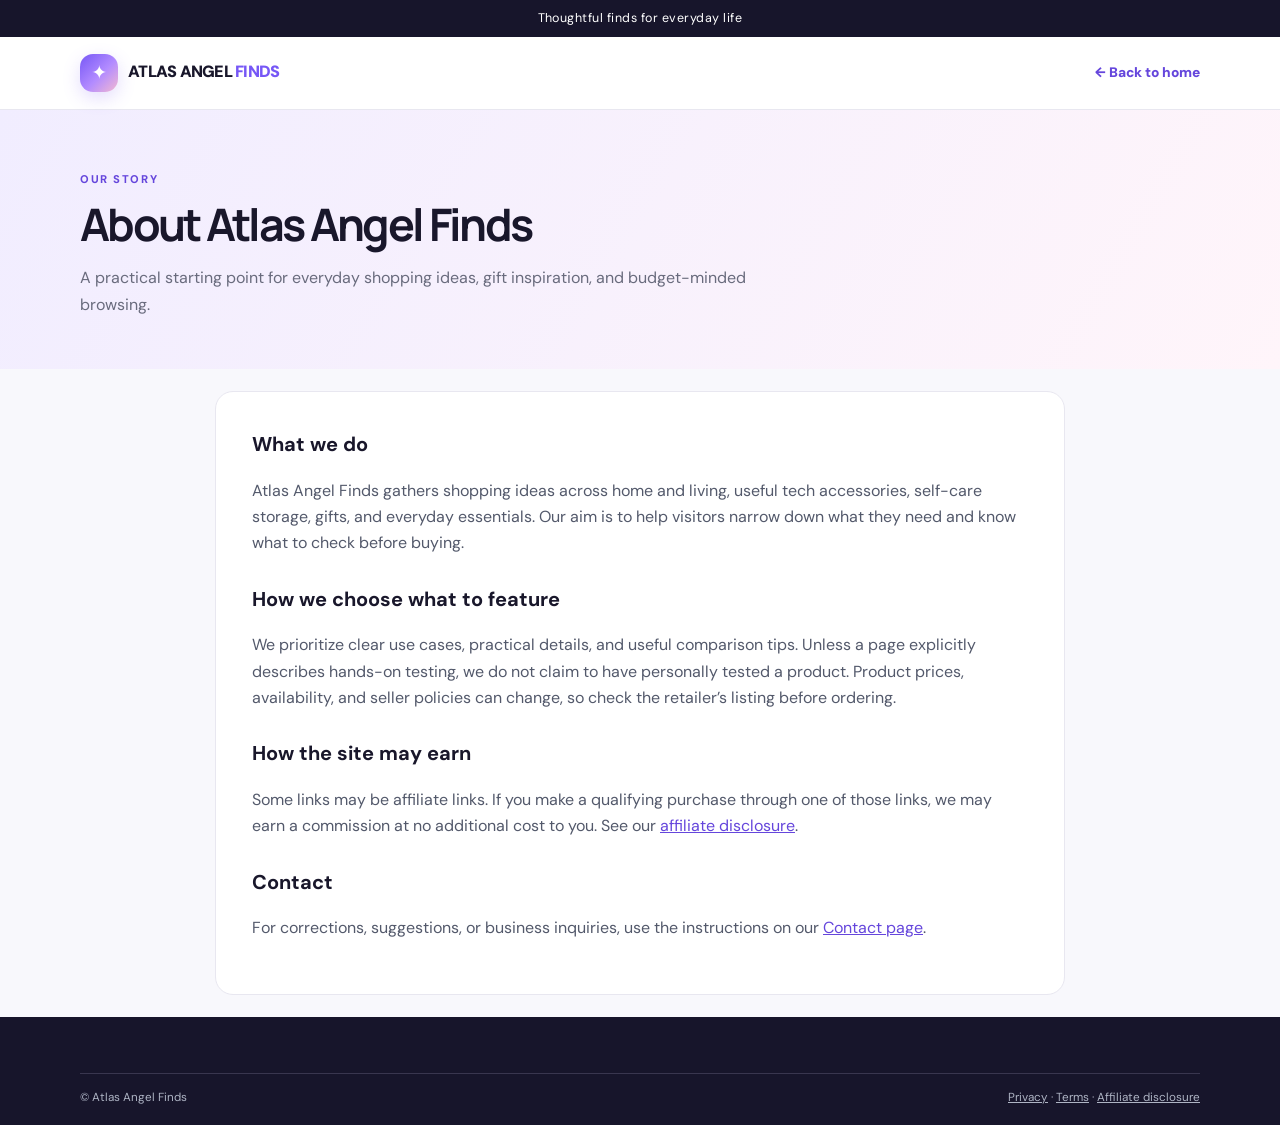
<file: about.html>
<!doctype html><html lang="en"><head><meta charset="utf-8"><meta name="viewport" content="width=device-width,initial-scale=1"><meta name="description" content="Learn about Atlas Angel Finds and our approach to shopping discovery."><title>About | Atlas Angel Finds</title><link rel="stylesheet" href="styles.css"></head><body><div class="announcement">Thoughtful finds for everyday life</div><header class="site-header"><div class="container nav"><a class="brand" href="index.html"><span class="brand-mark">✦</span><span>ATLAS ANGEL <em>FINDS</em></span></a><a class="text-link" href="index.html">← Back to home</a></div></header><main><section class="page-hero"><div class="container"><span class="eyebrow plain">OUR STORY</span><h1>About Atlas Angel Finds</h1><p>A practical starting point for everyday shopping ideas, gift inspiration, and budget-minded browsing.</p></div></section><article class="content-card"><h2>What we do</h2><p>Atlas Angel Finds gathers shopping ideas across home and living, useful tech accessories, self-care storage, gifts, and everyday essentials. Our aim is to help visitors narrow down what they need and know what to check before buying.</p><h2>How we choose what to feature</h2><p>We prioritize clear use cases, practical details, and useful comparison tips. Unless a page explicitly describes hands-on testing, we do not claim to have personally tested a product. Product prices, availability, and seller policies can change, so check the retailer’s listing before ordering.</p><h2>How the site may earn</h2><p>Some links may be affiliate links. If you make a qualifying purchase through one of those links, we may earn a commission at no additional cost to you. See our <a href="affiliate-disclosure.html">affiliate disclosure</a>.</p><h2>Contact</h2><p>For corrections, suggestions, or business inquiries, use the instructions on our <a href="contact.html">Contact page</a>.</p></article></main><footer class="site-footer"><div class="container footer-bottom"><span>© Atlas Angel Finds</span><span><a href="privacy.html">Privacy</a> · <a href="terms.html">Terms</a> · <a href="affiliate-disclosure.html">Affiliate disclosure</a></span></div></footer></body></html>
</file>
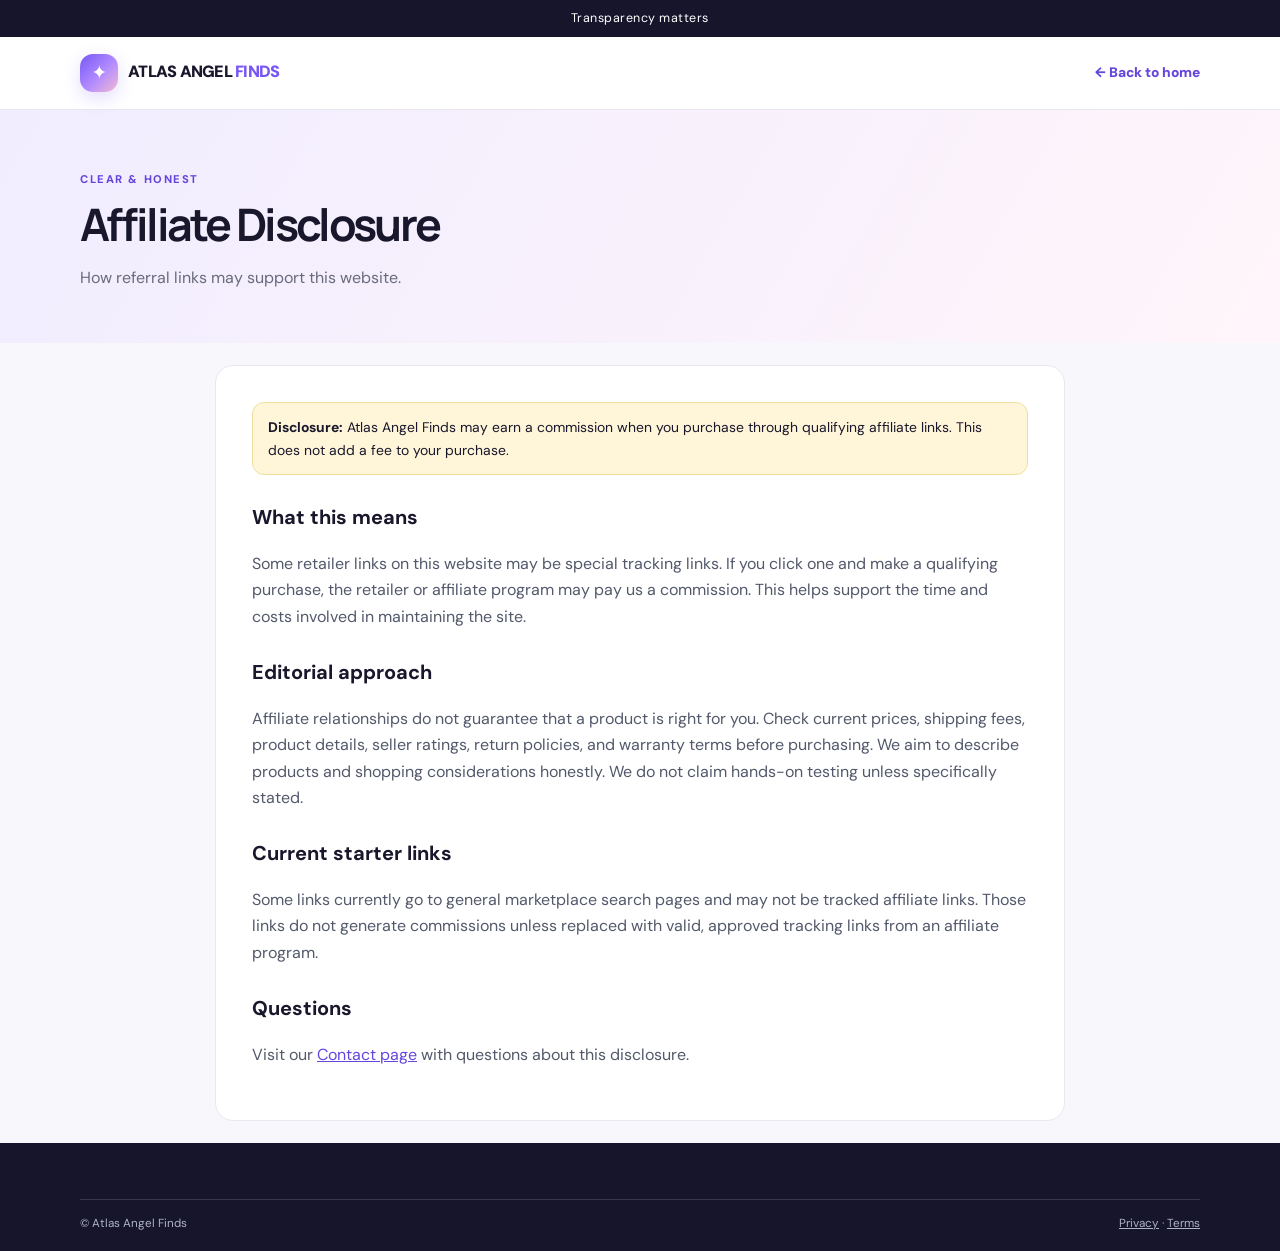
<file: affiliate-disclosure.html>
<!doctype html><html lang="en"><head><meta charset="utf-8"><meta name="viewport" content="width=device-width,initial-scale=1"><meta name="description" content="Affiliate disclosure for Atlas Angel Finds."><title>Affiliate Disclosure | Atlas Angel Finds</title><link rel="stylesheet" href="styles.css"></head><body><div class="announcement">Transparency matters</div><header class="site-header"><div class="container nav"><a class="brand" href="index.html"><span class="brand-mark">✦</span><span>ATLAS ANGEL <em>FINDS</em></span></a><a class="text-link" href="index.html">← Back to home</a></div></header><main><section class="page-hero"><div class="container"><span class="eyebrow plain">CLEAR & HONEST</span><h1>Affiliate Disclosure</h1><p>How referral links may support this website.</p></div></section><article class="content-card"><div class="notice"><strong>Disclosure:</strong> Atlas Angel Finds may earn a commission when you purchase through qualifying affiliate links. This does not add a fee to your purchase.</div><h2>What this means</h2><p>Some retailer links on this website may be special tracking links. If you click one and make a qualifying purchase, the retailer or affiliate program may pay us a commission. This helps support the time and costs involved in maintaining the site.</p><h2>Editorial approach</h2><p>Affiliate relationships do not guarantee that a product is right for you. Check current prices, shipping fees, product details, seller ratings, return policies, and warranty terms before purchasing. We aim to describe products and shopping considerations honestly. We do not claim hands-on testing unless specifically stated.</p><h2>Current starter links</h2><p>Some links currently go to general marketplace search pages and may not be tracked affiliate links. Those links do not generate commissions unless replaced with valid, approved tracking links from an affiliate program.</p><h2>Questions</h2><p>Visit our <a href="contact.html">Contact page</a> with questions about this disclosure.</p></article></main><footer class="site-footer"><div class="container footer-bottom"><span>© Atlas Angel Finds</span><span><a href="privacy.html">Privacy</a> · <a href="terms.html">Terms</a></span></div></footer></body></html>
</file>
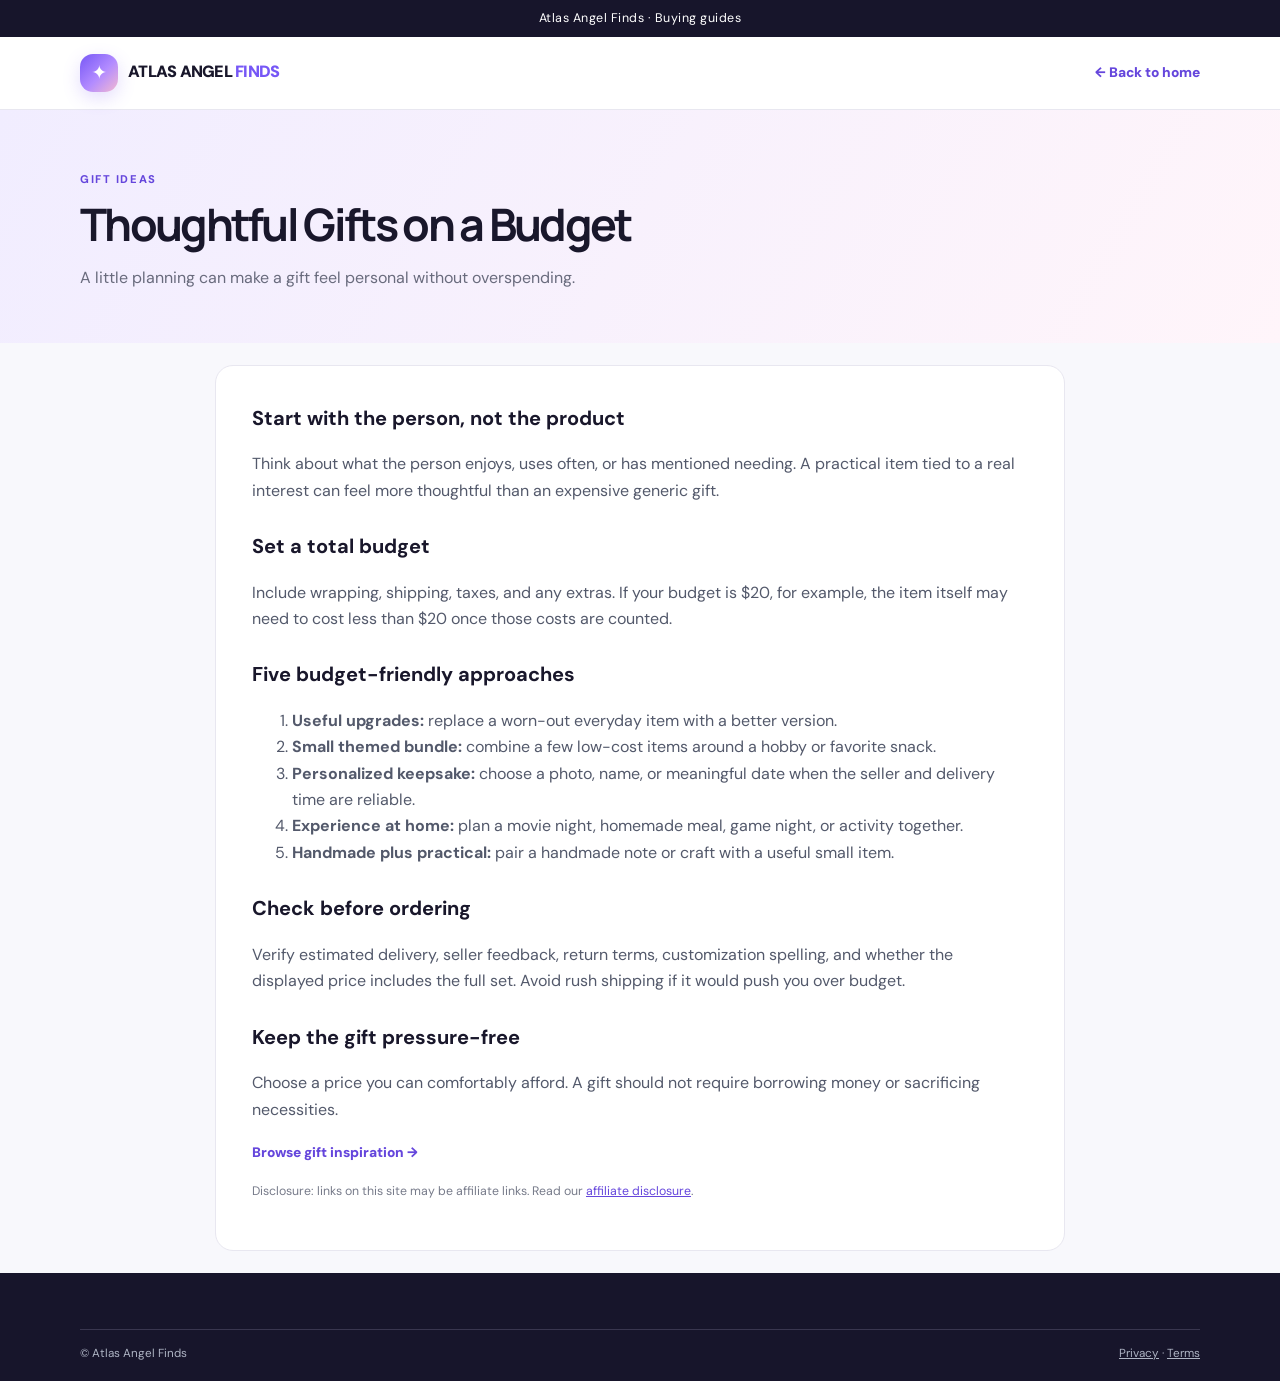
<file: guides-budget-gifts.html>
<!doctype html><html lang="en"><head><meta charset="utf-8"><meta name="viewport" content="width=device-width,initial-scale=1"><meta name="description" content="Plan thoughtful gifts on a budget with a simple checklist."><title>Thoughtful Gifts on a Budget | Atlas Angel Finds</title><link rel="stylesheet" href="styles.css"></head><body><div class="announcement">Atlas Angel Finds · Buying guides</div><header class="site-header"><div class="container nav"><a class="brand" href="index.html"><span class="brand-mark">✦</span><span>ATLAS ANGEL <em>FINDS</em></span></a><a class="text-link" href="index.html">← Back to home</a></div></header><main><section class="page-hero"><div class="container"><span class="eyebrow plain">GIFT IDEAS</span><h1>Thoughtful Gifts on a Budget</h1><p>A little planning can make a gift feel personal without overspending.</p></div></section><article class="content-card"><h2>Start with the person, not the product</h2><p>Think about what the person enjoys, uses often, or has mentioned needing. A practical item tied to a real interest can feel more thoughtful than an expensive generic gift.</p><h2>Set a total budget</h2><p>Include wrapping, shipping, taxes, and any extras. If your budget is $20, for example, the item itself may need to cost less than $20 once those costs are counted.</p><h2>Five budget-friendly approaches</h2><ol><li><strong>Useful upgrades:</strong> replace a worn-out everyday item with a better version.</li><li><strong>Small themed bundle:</strong> combine a few low-cost items around a hobby or favorite snack.</li><li><strong>Personalized keepsake:</strong> choose a photo, name, or meaningful date when the seller and delivery time are reliable.</li><li><strong>Experience at home:</strong> plan a movie night, homemade meal, game night, or activity together.</li><li><strong>Handmade plus practical:</strong> pair a handmade note or craft with a useful small item.</li></ol><h2>Check before ordering</h2><p>Verify estimated delivery, seller feedback, return terms, customization spelling, and whether the displayed price includes the full set. Avoid rush shipping if it would push you over budget.</p><h2>Keep the gift pressure-free</h2><p>Choose a price you can comfortably afford. A gift should not require borrowing money or sacrificing necessities.</p><p><a class="text-link" href="index.html#discover">Browse gift inspiration →</a></p><p class="fineprint">Disclosure: links on this site may be affiliate links. Read our <a href="affiliate-disclosure.html">affiliate disclosure</a>.</p></article></main><footer class="site-footer"><div class="container footer-bottom"><span>© Atlas Angel Finds</span><span><a href="privacy.html">Privacy</a> · <a href="terms.html">Terms</a></span></div></footer></body></html>
</file>
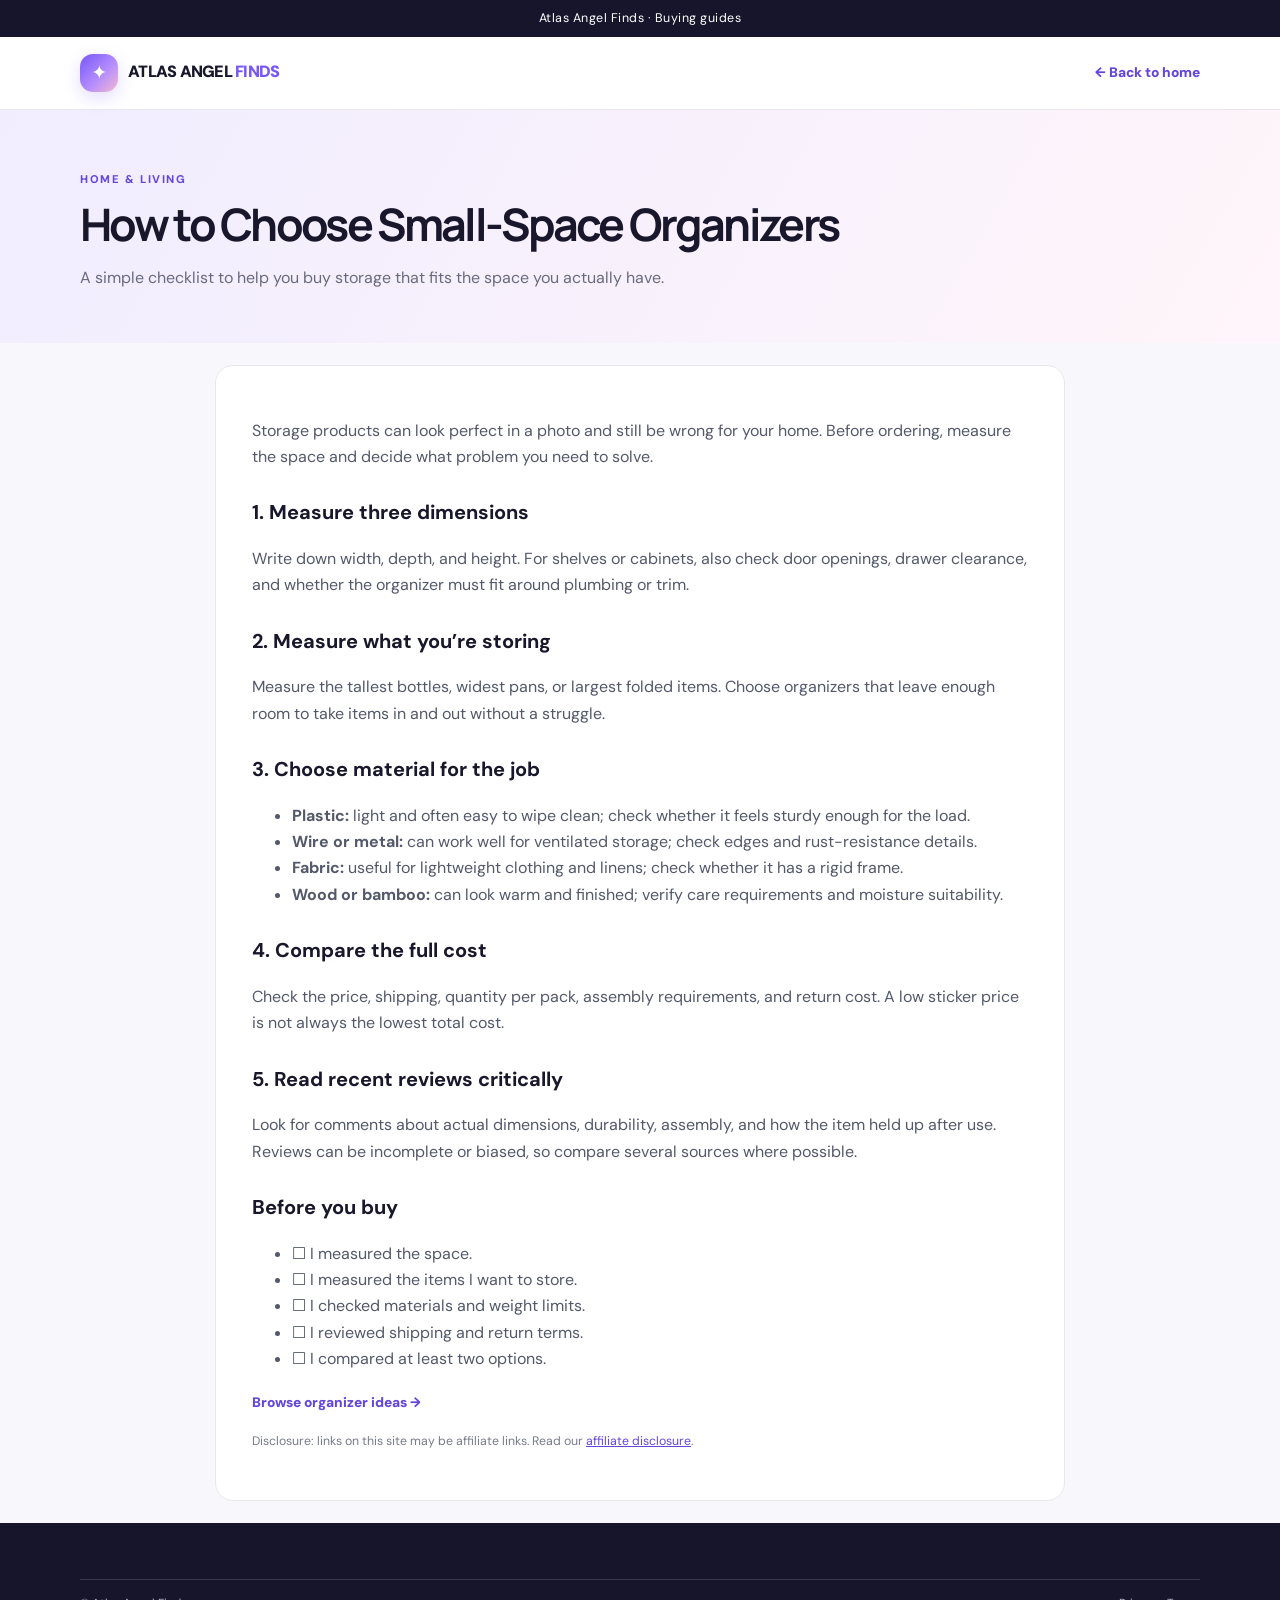
<file: guides-small-space.html>
<!doctype html><html lang="en"><head><meta charset="utf-8"><meta name="viewport" content="width=device-width,initial-scale=1"><meta name="description" content="A practical checklist for choosing small-space storage and organizers."><title>How to Choose Small-Space Organizers | Atlas Angel Finds</title><link rel="stylesheet" href="styles.css"></head><body><div class="announcement">Atlas Angel Finds · Buying guides</div><header class="site-header"><div class="container nav"><a class="brand" href="index.html"><span class="brand-mark">✦</span><span>ATLAS ANGEL <em>FINDS</em></span></a><a class="text-link" href="index.html">← Back to home</a></div></header><main><section class="page-hero"><div class="container"><span class="eyebrow plain">HOME & LIVING</span><h1>How to Choose Small-Space Organizers</h1><p>A simple checklist to help you buy storage that fits the space you actually have.</p></div></section><article class="content-card"><p>Storage products can look perfect in a photo and still be wrong for your home. Before ordering, measure the space and decide what problem you need to solve.</p><h2>1. Measure three dimensions</h2><p>Write down width, depth, and height. For shelves or cabinets, also check door openings, drawer clearance, and whether the organizer must fit around plumbing or trim.</p><h2>2. Measure what you’re storing</h2><p>Measure the tallest bottles, widest pans, or largest folded items. Choose organizers that leave enough room to take items in and out without a struggle.</p><h2>3. Choose material for the job</h2><ul><li><strong>Plastic:</strong> light and often easy to wipe clean; check whether it feels sturdy enough for the load.</li><li><strong>Wire or metal:</strong> can work well for ventilated storage; check edges and rust-resistance details.</li><li><strong>Fabric:</strong> useful for lightweight clothing and linens; check whether it has a rigid frame.</li><li><strong>Wood or bamboo:</strong> can look warm and finished; verify care requirements and moisture suitability.</li></ul><h2>4. Compare the full cost</h2><p>Check the price, shipping, quantity per pack, assembly requirements, and return cost. A low sticker price is not always the lowest total cost.</p><h2>5. Read recent reviews critically</h2><p>Look for comments about actual dimensions, durability, assembly, and how the item held up after use. Reviews can be incomplete or biased, so compare several sources where possible.</p><h2>Before you buy</h2><ul><li>☐ I measured the space.</li><li>☐ I measured the items I want to store.</li><li>☐ I checked materials and weight limits.</li><li>☐ I reviewed shipping and return terms.</li><li>☐ I compared at least two options.</li></ul><p><a class="text-link" href="index.html#discover">Browse organizer ideas →</a></p><p class="fineprint">Disclosure: links on this site may be affiliate links. Read our <a href="affiliate-disclosure.html">affiliate disclosure</a>.</p></article></main><footer class="site-footer"><div class="container footer-bottom"><span>© Atlas Angel Finds</span><span><a href="privacy.html">Privacy</a> · <a href="terms.html">Terms</a></span></div></footer></body></html>
</file>
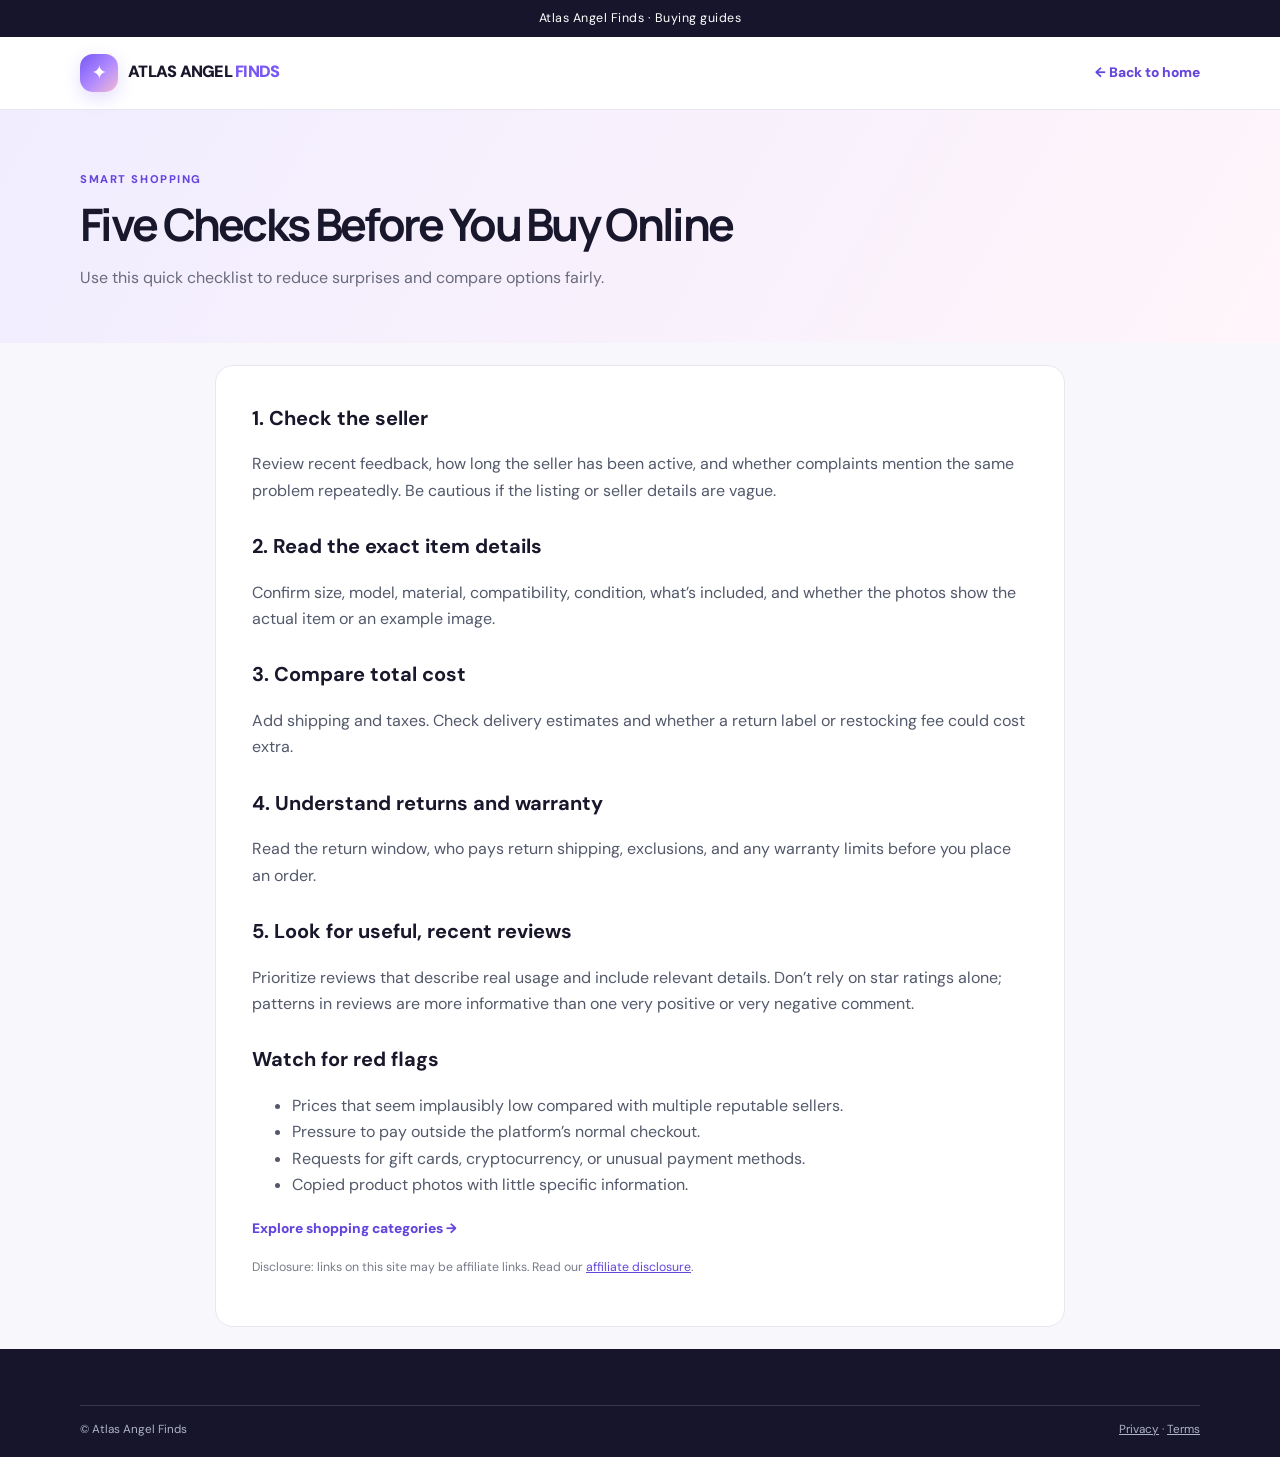
<file: guides-smart-shopping.html>
<!doctype html><html lang="en"><head><meta charset="utf-8"><meta name="viewport" content="width=device-width,initial-scale=1"><meta name="description" content="Five checks to make before buying from an online seller."><title>Five Checks Before You Buy Online | Atlas Angel Finds</title><link rel="stylesheet" href="styles.css"></head><body><div class="announcement">Atlas Angel Finds · Buying guides</div><header class="site-header"><div class="container nav"><a class="brand" href="index.html"><span class="brand-mark">✦</span><span>ATLAS ANGEL <em>FINDS</em></span></a><a class="text-link" href="index.html">← Back to home</a></div></header><main><section class="page-hero"><div class="container"><span class="eyebrow plain">SMART SHOPPING</span><h1>Five Checks Before You Buy Online</h1><p>Use this quick checklist to reduce surprises and compare options fairly.</p></div></section><article class="content-card"><h2>1. Check the seller</h2><p>Review recent feedback, how long the seller has been active, and whether complaints mention the same problem repeatedly. Be cautious if the listing or seller details are vague.</p><h2>2. Read the exact item details</h2><p>Confirm size, model, material, compatibility, condition, what’s included, and whether the photos show the actual item or an example image.</p><h2>3. Compare total cost</h2><p>Add shipping and taxes. Check delivery estimates and whether a return label or restocking fee could cost extra.</p><h2>4. Understand returns and warranty</h2><p>Read the return window, who pays return shipping, exclusions, and any warranty limits before you place an order.</p><h2>5. Look for useful, recent reviews</h2><p>Prioritize reviews that describe real usage and include relevant details. Don’t rely on star ratings alone; patterns in reviews are more informative than one very positive or very negative comment.</p><h2>Watch for red flags</h2><ul><li>Prices that seem implausibly low compared with multiple reputable sellers.</li><li>Pressure to pay outside the platform’s normal checkout.</li><li>Requests for gift cards, cryptocurrency, or unusual payment methods.</li><li>Copied product photos with little specific information.</li></ul><p><a class="text-link" href="index.html#discover">Explore shopping categories →</a></p><p class="fineprint">Disclosure: links on this site may be affiliate links. Read our <a href="affiliate-disclosure.html">affiliate disclosure</a>.</p></article></main><footer class="site-footer"><div class="container footer-bottom"><span>© Atlas Angel Finds</span><span><a href="privacy.html">Privacy</a> · <a href="terms.html">Terms</a></span></div></footer></body></html>
</file>
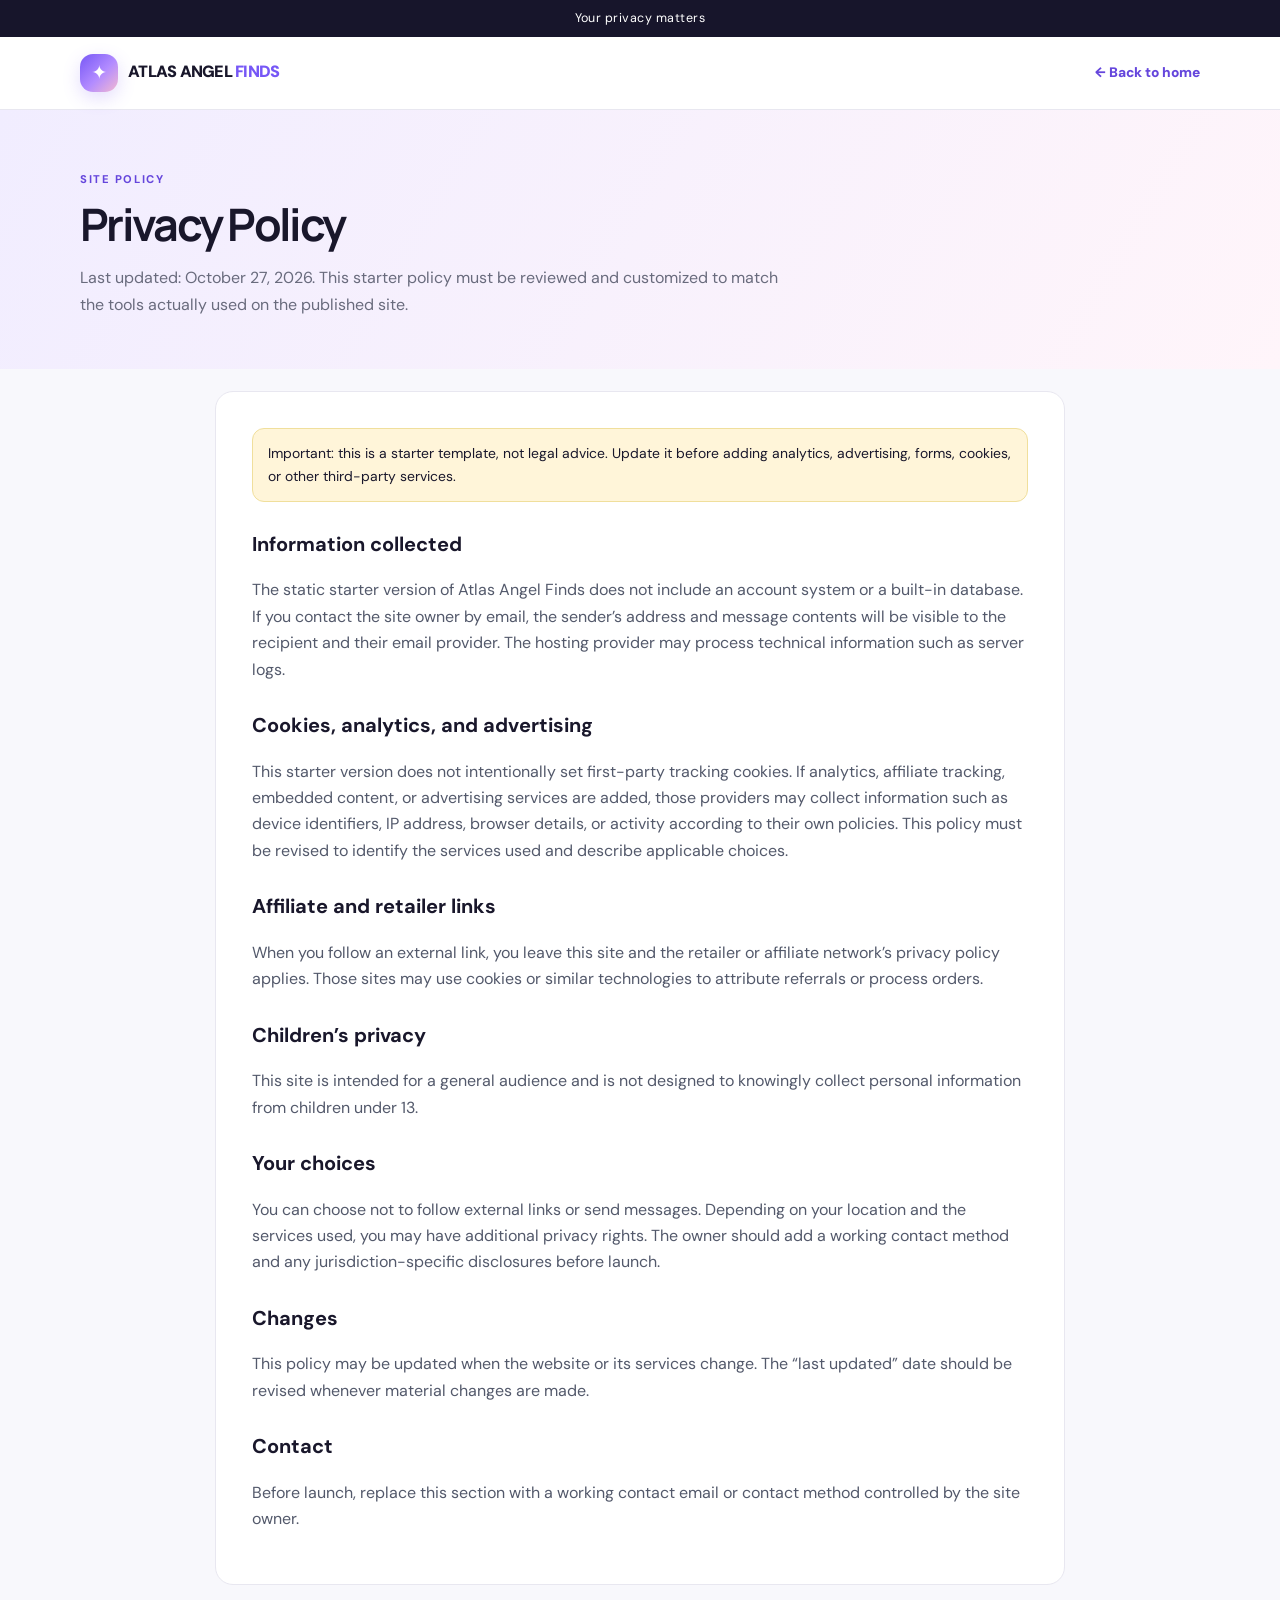
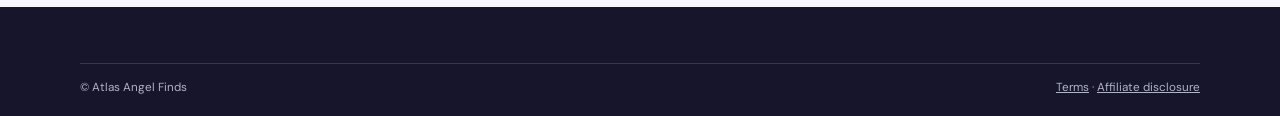
<file: privacy.html>
<!doctype html><html lang="en"><head><meta charset="utf-8"><meta name="viewport" content="width=device-width,initial-scale=1"><meta name="description" content="Privacy information for Atlas Angel Finds."><title>Privacy Policy | Atlas Angel Finds</title><link rel="stylesheet" href="styles.css"></head><body><div class="announcement">Your privacy matters</div><header class="site-header"><div class="container nav"><a class="brand" href="index.html"><span class="brand-mark">✦</span><span>ATLAS ANGEL <em>FINDS</em></span></a><a class="text-link" href="index.html">← Back to home</a></div></header><main><section class="page-hero"><div class="container"><span class="eyebrow plain">SITE POLICY</span><h1>Privacy Policy</h1><p>Last updated: October 27, 2026. This starter policy must be reviewed and customized to match the tools actually used on the published site.</p></div></section><article class="content-card"><div class="notice">Important: this is a starter template, not legal advice. Update it before adding analytics, advertising, forms, cookies, or other third-party services.</div><h2>Information collected</h2><p>The static starter version of Atlas Angel Finds does not include an account system or a built-in database. If you contact the site owner by email, the sender’s address and message contents will be visible to the recipient and their email provider. The hosting provider may process technical information such as server logs.</p><h2>Cookies, analytics, and advertising</h2><p>This starter version does not intentionally set first-party tracking cookies. If analytics, affiliate tracking, embedded content, or advertising services are added, those providers may collect information such as device identifiers, IP address, browser details, or activity according to their own policies. This policy must be revised to identify the services used and describe applicable choices.</p><h2>Affiliate and retailer links</h2><p>When you follow an external link, you leave this site and the retailer or affiliate network’s privacy policy applies. Those sites may use cookies or similar technologies to attribute referrals or process orders.</p><h2>Children’s privacy</h2><p>This site is intended for a general audience and is not designed to knowingly collect personal information from children under 13.</p><h2>Your choices</h2><p>You can choose not to follow external links or send messages. Depending on your location and the services used, you may have additional privacy rights. The owner should add a working contact method and any jurisdiction-specific disclosures before launch.</p><h2>Changes</h2><p>This policy may be updated when the website or its services change. The “last updated” date should be revised whenever material changes are made.</p><h2>Contact</h2><p>Before launch, replace this section with a working contact email or contact method controlled by the site owner.</p></article></main><footer class="site-footer"><div class="container footer-bottom"><span>© Atlas Angel Finds</span><span><a href="terms.html">Terms</a> · <a href="affiliate-disclosure.html">Affiliate disclosure</a></span></div></footer></body></html>
</file>
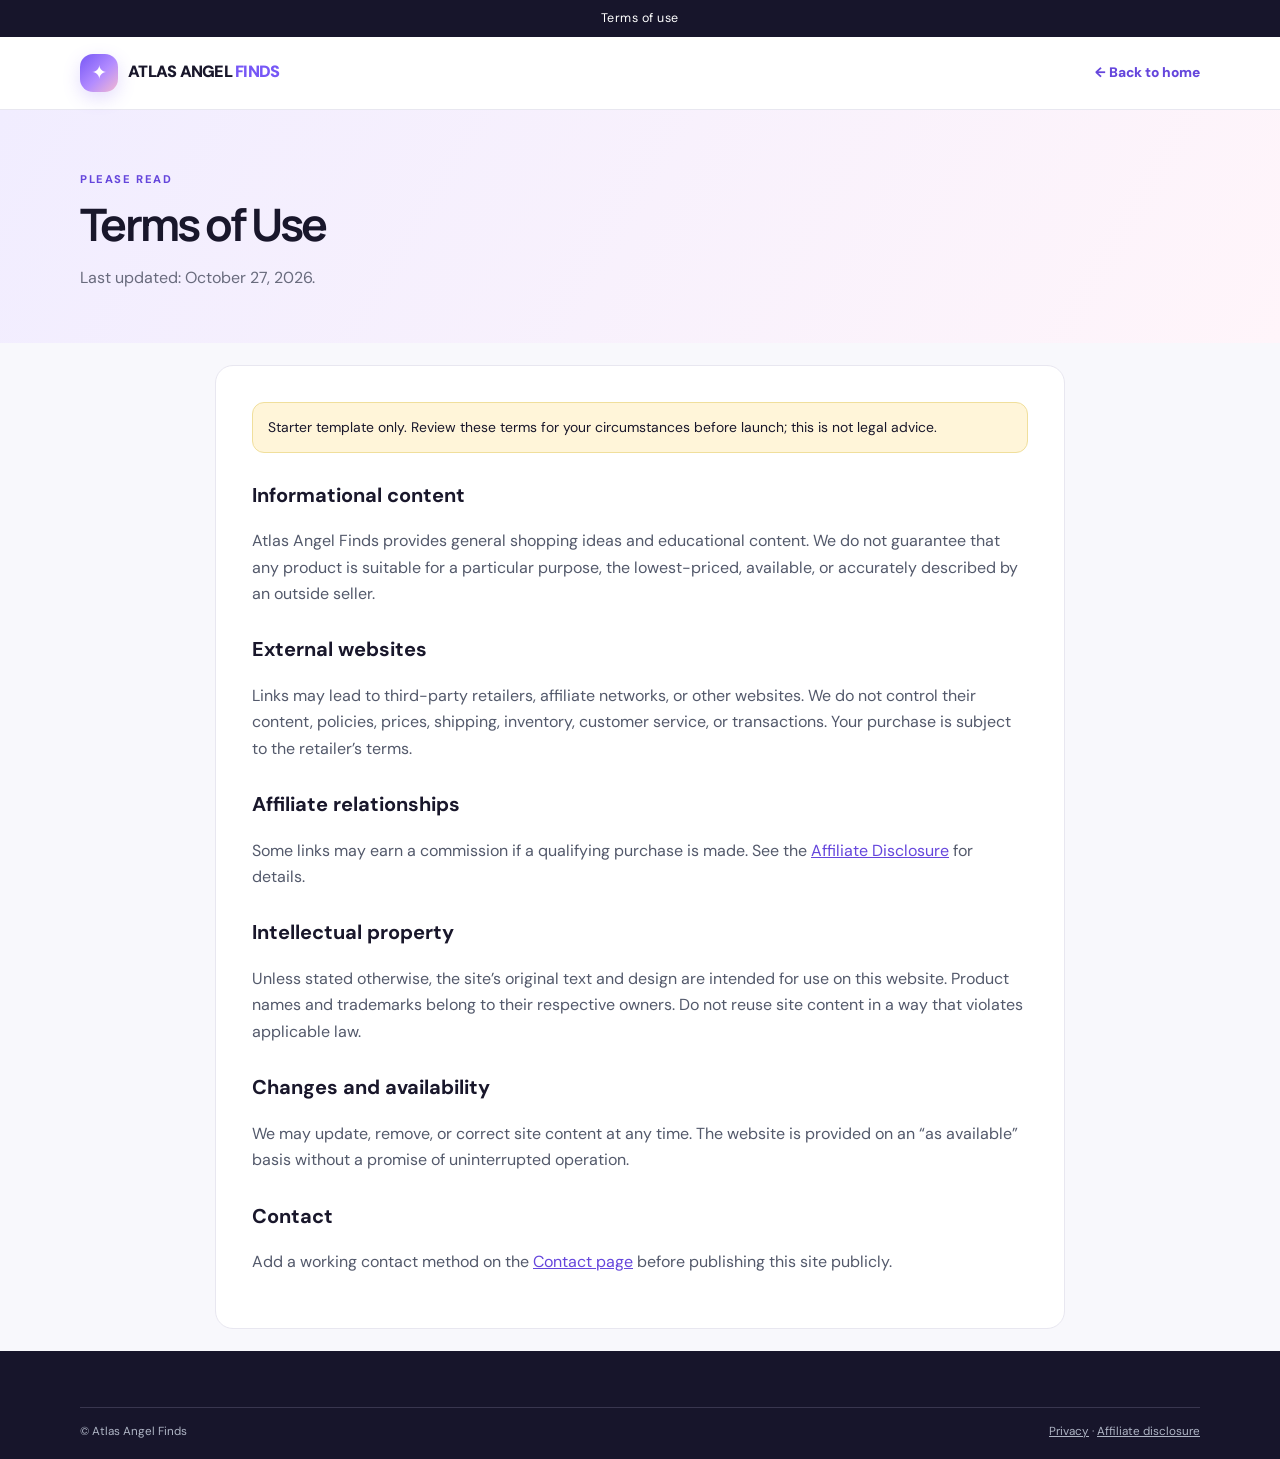
<file: terms.html>
<!doctype html><html lang="en"><head><meta charset="utf-8"><meta name="viewport" content="width=device-width,initial-scale=1"><meta name="description" content="Terms of use for Atlas Angel Finds."><title>Terms of Use | Atlas Angel Finds</title><link rel="stylesheet" href="styles.css"></head><body><div class="announcement">Terms of use</div><header class="site-header"><div class="container nav"><a class="brand" href="index.html"><span class="brand-mark">✦</span><span>ATLAS ANGEL <em>FINDS</em></span></a><a class="text-link" href="index.html">← Back to home</a></div></header><main><section class="page-hero"><div class="container"><span class="eyebrow plain">PLEASE READ</span><h1>Terms of Use</h1><p>Last updated: October 27, 2026.</p></div></section><article class="content-card"><div class="notice">Starter template only. Review these terms for your circumstances before launch; this is not legal advice.</div><h2>Informational content</h2><p>Atlas Angel Finds provides general shopping ideas and educational content. We do not guarantee that any product is suitable for a particular purpose, the lowest-priced, available, or accurately described by an outside seller.</p><h2>External websites</h2><p>Links may lead to third-party retailers, affiliate networks, or other websites. We do not control their content, policies, prices, shipping, inventory, customer service, or transactions. Your purchase is subject to the retailer’s terms.</p><h2>Affiliate relationships</h2><p>Some links may earn a commission if a qualifying purchase is made. See the <a href="affiliate-disclosure.html">Affiliate Disclosure</a> for details.</p><h2>Intellectual property</h2><p>Unless stated otherwise, the site’s original text and design are intended for use on this website. Product names and trademarks belong to their respective owners. Do not reuse site content in a way that violates applicable law.</p><h2>Changes and availability</h2><p>We may update, remove, or correct site content at any time. The website is provided on an “as available” basis without a promise of uninterrupted operation.</p><h2>Contact</h2><p>Add a working contact method on the <a href="contact.html">Contact page</a> before publishing this site publicly.</p></article></main><footer class="site-footer"><div class="container footer-bottom"><span>© Atlas Angel Finds</span><span><a href="privacy.html">Privacy</a> · <a href="affiliate-disclosure.html">Affiliate disclosure</a></span></div></footer></body></html>
</file>
<file: styles.css>
@import url('https://fonts.googleapis.com/css2?family=DM+Sans:wght@400;500;600;700;800&family=Manrope:wght@400;500;600;700;800&display=swap');
:root{--ink:#19172b;--muted:#696b7d;--paper:#f8f8fc;--card:#fff;--line:#e8e7f0;--purple:#7657f6;--pink:#f3b9d1;--mint:#c5f0df;--gold:#f7df9b}
*{box-sizing:border-box}html{scroll-behavior:smooth;scroll-padding-top:90px}body{margin:0;background:var(--paper);color:var(--ink);font-family:"DM Sans",system-ui,-apple-system,BlinkMacSystemFont,"Segoe UI",sans-serif;line-height:1.65}a{color:inherit}.container{width:min(1120px,92%);margin-inline:auto}.announcement{background:#17152b;color:#fff;text-align:center;padding:8px 12px;font-size:.78rem;letter-spacing:.04em}.site-header{position:sticky;top:0;z-index:10;background:#ffffffed;backdrop-filter:blur(12px);border-bottom:1px solid var(--line)}.nav{height:72px;display:flex;align-items:center;justify-content:space-between;gap:20px}.brand{display:flex;align-items:center;gap:10px;text-decoration:none;font-weight:900;letter-spacing:-.045em;font-size:1.02rem}.brand em{font-style:normal;color:var(--purple)}.brand-mark{width:38px;height:38px;border-radius:13px;background:linear-gradient(135deg,var(--purple),#b38cff 55%,var(--pink));display:grid;place-items:center;color:#fff;font-size:1.2rem;box-shadow:0 6px 18px #7657f633}.navlinks{display:flex;align-items:center;gap:24px}.navlinks a{text-decoration:none;color:#55596c;font-weight:700;font-size:.9rem}.navlinks a:hover,.text-link:hover{color:var(--purple)}.navlinks .nav-cta{background:var(--ink);color:#fff;padding:10px 14px;border-radius:12px}.menu-toggle{display:none;border:1px solid var(--line);border-radius:10px;background:white;padding:8px 10px;font:inherit;font-weight:700}.hero{padding:66px 0 52px;background:radial-gradient(circle at 85% 15%,#f5c6dc 0,transparent 27%),radial-gradient(circle at 10% 80%,#dcd4ff 0,transparent 30%),linear-gradient(130deg,#fff 0%,#f8f5ff 55%,#fff6fa 100%);overflow:hidden}.hero-grid{display:grid;grid-template-columns:1.15fr .85fr;align-items:center;gap:45px}.eyebrow{display:inline-flex;align-items:center;gap:8px;background:#fff;border:1px solid #e8ddff;border-radius:99px;padding:6px 12px;font-weight:800;color:#6546dc;font-size:.76rem;letter-spacing:.02em}.eyebrow.plain{background:transparent;border:0;padding:0;border-radius:0;letter-spacing:.14em;font-size:.7rem}.hero h1{font-family:Manrope,sans-serif;font-size:clamp(2.8rem,6vw,5rem);line-height:1.02;letter-spacing:-.075em;margin:20px 0}.hero h1 span{color:var(--purple)}.hero-copy>p{font-size:1.1rem;color:#5c6172;max-width:590px}.hero-actions{display:flex;gap:12px;flex-wrap:wrap;margin-top:24px}.button{display:inline-flex;align-items:center;justify-content:center;gap:9px;border:0;border-radius:13px;padding:12px 17px;font-weight:800;text-decoration:none;cursor:pointer;font-size:.91rem}.primary{background:var(--purple);color:white;box-shadow:0 8px 20px #7657f633}.secondary{background:#fff;border:1px solid var(--line)}.fineprint{font-size:.77rem!important;margin-top:15px;color:#777b8a!important}.hero-art{min-height:340px;position:relative;display:grid;place-items:center}.art-orb{width:min(330px,78vw);aspect-ratio:1;border-radius:44% 56% 60% 40% / 45% 44% 56% 55%;background:linear-gradient(145deg,#c8baff,#f7c7de 65%,#ffebc5);display:grid;place-items:center;transform:rotate(-7deg);box-shadow:0 25px 70px #8a6be52b}.art-card{width:74%;aspect-ratio:1;background:#ffffffb8;backdrop-filter:blur(7px);border:1px solid #ffffffc9;border-radius:30px;display:flex;flex-direction:column;align-items:center;justify-content:center;text-align:center;transform:rotate(7deg);padding:20px}.stars{font-size:2.5rem;color:#7657f6}.art-card strong{font-size:1.4rem;line-height:1.2;letter-spacing:-.04em;margin-top:7px}.art-card small{color:#737187;margin-top:10px}.float-pill{position:absolute;background:#fff;border:1px solid #fff;border-radius:16px;padding:12px 15px;box-shadow:0 15px 40px #24243b15;font-size:.84rem;font-weight:800}.pill-one{top:26px;right:0}.pill-two{bottom:26px;left:0}.section{padding:60px 0}.section-heading{display:flex;justify-content:space-between;align-items:end;gap:24px;margin-bottom:25px}.section h2,.page-hero h1{font-family:Manrope,sans-serif;font-size:clamp(1.9rem,4vw,2.8rem);line-height:1.12;letter-spacing:-.06em;margin:8px 0}.section-heading p{max-width:470px;color:var(--muted);margin:0}.finder{background:#19172b;color:#fff;border-radius:23px;padding:26px;display:grid;grid-template-columns:1fr 1.1fr;gap:18px;align-items:center}.finder h3{margin:0 0 5px;font-size:1.28rem;letter-spacing:-.03em}.finder p{margin:0;color:#c5c8d5;font-size:.9rem}.searchbox{display:flex;gap:8px}.searchbox input{flex:1;min-width:0;border:1px solid #dddfea;border-radius:12px;padding:12px 13px;font:inherit;background:#fff;color:var(--ink)}.result-msg{margin-top:14px;padding:13px 15px;border-radius:12px;background:#eee9ff;color:#3e2d9b}.chips{display:flex;gap:8px;flex-wrap:wrap;margin:19px 0}.chip{border:1px solid var(--line);border-radius:99px;background:#fff;padding:8px 13px;cursor:pointer;color:#53596b;font:inherit;font-size:.83rem;font-weight:800}.chip:hover,.chip.active{background:#eee9ff;border-color:#c9baff;color:#5d42d5}.ad-slot{margin:25px 0;border:1px dashed #c8c9d5;border-radius:14px;padding:14px 16px;text-align:center;color:#85899a;background:#ffffff8c;font-size:.76rem}.ad-slot strong{display:block;color:#777c8d;font-size:.68rem;text-transform:uppercase;letter-spacing:.12em;margin-bottom:3px}.product-grid{display:grid;grid-template-columns:repeat(3,1fr);gap:18px}.product{background:var(--card);border:1px solid var(--line);border-radius:19px;overflow:hidden;transition:transform .2s,box-shadow .2s}.product:hover{transform:translateY(-3px);box-shadow:0 16px 40px #24243b0d}.product-art{height:160px;display:grid;place-items:center;position:relative}.art-lilac{background:linear-gradient(135deg,#e6e0ff,#f9dce9)}.art-mint{background:linear-gradient(135deg,#d8f7e9,#f5f3ce)}.art-peach{background:linear-gradient(135deg,#ffe6c9,#f7d5de)}.art-blue{background:linear-gradient(135deg,#dcecff,#e7dcff)}.art-rose{background:linear-gradient(135deg,#ffe0e5,#fff0ca)}.art-yellow{background:linear-gradient(135deg,#d9f5f1,#e8e0ff)}.product-tag{position:absolute;top:12px;left:12px;background:#fff;border-radius:99px;padding:5px 9px;font-size:.65rem;font-weight:900;letter-spacing:.05em}.emoji{font-size:3.5rem}.product-content{padding:17px}.product-content h3{margin:0 0 6px;font-size:1.03rem;letter-spacing:-.025em}.product-content p{margin:0 0 13px;color:var(--muted);font-size:.87rem;min-height:48px}.text-link{color:#6546dc;font-weight:850;font-size:.86rem;text-decoration:none}.guides-section{background:#fff}.guide-grid{display:grid;grid-template-columns:repeat(3,1fr);gap:17px}.guide-card{display:flex;flex-direction:column;align-items:flex-start;text-decoration:none;background:#fbfaff;border:1px solid var(--line);border-radius:18px;padding:21px;min-height:260px;transition:transform .2s}.guide-card:hover{transform:translateY(-3px)}.guide-icon{font-size:2rem;margin-bottom:15px}.guide-label{color:#7657f6;font-size:.67rem;font-weight:900;letter-spacing:.13em}.guide-card h3{margin:8px 0;font-size:1.1rem;line-height:1.3}.guide-card p{margin:0 0 15px;color:var(--muted);font-size:.88rem}.guide-card .text-link{margin-top:auto}.about-panel{display:grid;grid-template-columns:.85fr 1.15fr;gap:35px;align-items:start}.about-panel p{margin-top:0;color:#5e6274}.cta-band{background:linear-gradient(115deg,#e8e2ff,#ffe2ee);border-radius:23px;padding:30px;display:flex;justify-content:space-between;align-items:center;gap:22px}.cta-band h2{margin:8px 0}.cta-band p{margin:0;color:#5e6072}.site-footer{background:#17152b;color:#fff;padding:32px 0 18px;margin-top:20px}.footer-main{display:flex;justify-content:space-between;gap:24px;flex-wrap:wrap;align-items:center}.footer-brand{color:#fff}.footer-main p{color:#aeb4c4;font-size:.82rem;margin:7px 0}.footer-links{display:flex;gap:16px;flex-wrap:wrap}.footer-links a{color:#d4d8e3;font-size:.8rem;text-decoration:none}.footer-bottom{display:flex;justify-content:space-between;gap:12px;flex-wrap:wrap;border-top:1px solid #39364f;margin-top:24px;padding-top:14px;color:#aeb4c4;font-size:.73rem}.page-hero{padding:55px 0 35px;background:linear-gradient(120deg,#f1edff,#fff5fa)}.page-hero p{color:var(--muted);max-width:700px}.content-card{background:#fff;border:1px solid var(--line);border-radius:18px;padding:clamp(20px,4vw,36px);margin:22px auto;max-width:850px}.content-card h2{font-size:1.25rem;margin-top:26px}.content-card h2:first-child{margin-top:0}.content-card p,.content-card li{color:#53596b}.content-card a{color:#6546dc}.notice{padding:13px 15px;background:#fff5d9;border:1px solid #f0df9c;border-radius:12px;font-size:.87rem}.contact-card{display:grid;gap:14px}.contact-card label{font-weight:800;font-size:.86rem}.contact-card input,.contact-card textarea{width:100%;border:1px solid #dddfea;border-radius:11px;padding:12px;font:inherit}.contact-card textarea{min-height:130px;resize:vertical}.contact-card .button{justify-self:start}.sr-only{position:absolute;width:1px;height:1px;padding:0;margin:-1px;overflow:hidden;clip:rect(0,0,0,0);white-space:nowrap;border:0}
@media(max-width:800px){.hero-grid{grid-template-columns:1fr}.hero-art{min-height:290px}.hero{padding-top:45px}.finder{grid-template-columns:1fr}.product-grid,.guide-grid{grid-template-columns:repeat(2,1fr)}.section-heading{display:block}.section-heading p{margin-top:10px}.about-panel{grid-template-columns:1fr;gap:8px}.navlinks{gap:14px}.navlinks a:not(.nav-cta){display:none}}
@media(max-width:540px){.nav{height:64px}.brand{font-size:.9rem}.brand-mark{width:34px;height:34px}.menu-toggle{display:block}.navlinks{display:none;position:absolute;left:0;right:0;top:64px;background:white;padding:15px 4%;border-bottom:1px solid var(--line);flex-direction:column;align-items:stretch}.navlinks.open{display:flex}.navlinks a,.navlinks a:not(.nav-cta){display:block;padding:8px 0}.navlinks .nav-cta{text-align:center;padding:10px}.hero h1{font-size:2.8rem}.hero-art{min-height:260px}.art-orb{width:245px}.pill-one{right:0;top:4px}.pill-two{bottom:4px}.searchbox{flex-direction:column}.searchbox .button{width:100%}.product-grid,.guide-grid{grid-template-columns:1fr}.product-art{height:150px}.product-content p{min-height:0}.cta-band{display:block;padding:23px}.cta-band .button{margin-top:18px}.section{padding:43px 0}.footer-links{gap:12px}.page-hero{padding:38px 0 25px}}
</file>
